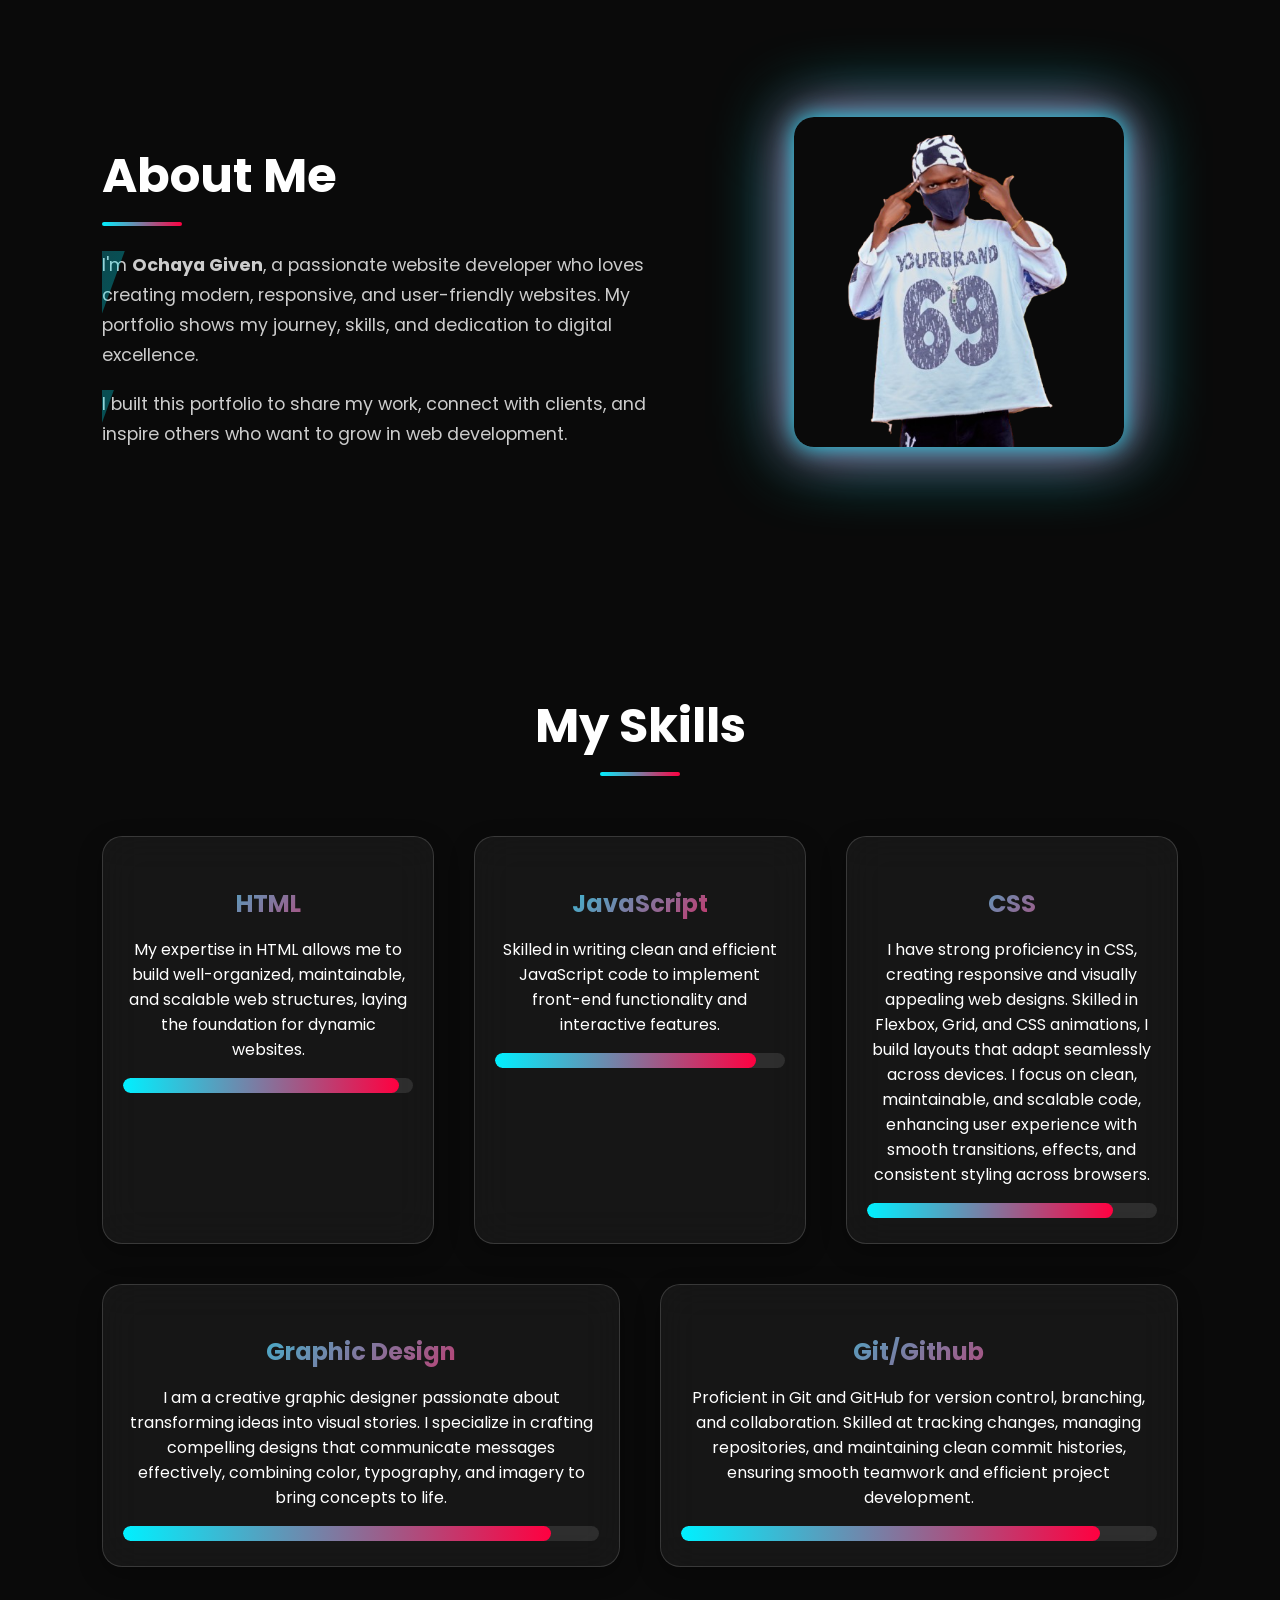
<file: pages/about.html>
<!DOCTYPE html>
<html lang="en">
<head>
<meta charset="UTF-8">
<meta name="viewport" content="width=device-width, initial-scale=1.0">
<title>About & Skills - Ochaya Given</title>

<!-- GOOGLE FONT -->
<link href="https://fonts.googleapis.com/css2?family=Poppins:wght@300;400;500;600;700&display=swap" rel="stylesheet">

<style>
/* ===== GLOBAL ===== */
body {
    font-family: 'Poppins', sans-serif;
    margin: 0;
    background: #0a0a0a;
    color: #fff;
    scroll-behavior: smooth;
}

/* ===== ABOUT SECTION ===== */
.about-section {
    padding: 100px 8%;
    background: #0a0a0a;
}

.about-container {
    display: flex;
    flex-wrap: wrap;
    align-items: center;
    gap: 50px;
    max-width: 1200px;
    margin: auto;
}

.about-text {
    flex: 1 1 500px;
    opacity: 0;
    transform: translateY(50px);
    transition: all 0.8s ease;
}

.about-text.active {
    opacity: 1;
    transform: translateY(0);
}

.about-text h2 {
    font-size: 3rem;
    margin-bottom: 25px;
    color: #fff;
    position: relative;
}

.about-text h2::after {
    content: '';
    width: 80px;
    height: 4px;
    background: linear-gradient(90deg, #00f0ff, #ff0040);
    display: block;
    margin-top: 10px;
    border-radius: 5px;
}

.about-text p {
    font-size: 1.1rem;
    line-height: 1.7;
    margin-bottom: 20px;
    color: #ccc;
    position: relative;
    overflow: hidden;
}

.about-text p::before {
    content: '';
    position: absolute;
    top: 0;
    left: -100%;
    width: 100%;
    height: 100%;
    background: linear-gradient(90deg, #00f0ff, #ff0040, #00f0ff);
    opacity: 0.3;
    transform: skewX(-20deg);
    animation: slide-highlight 2s linear infinite;
}

@keyframes slide-highlight {
    0% { left: -100%; }
    50% { left: 100%; }
    100% { left: 100%; }
}

.about-img {
    flex: 1 1 350px;
    text-align: center;
    opacity: 0;
    transform: translateY(50px);
    transition: all 0.8s ease;
    position: relative;
}

.about-img.active {
    opacity: 1;
    transform: translateY(0);
}

.about-img img {
    width: 330px;
    height: 330px;
    object-fit: cover;
    border-radius: 20px;
    box-shadow: 0 0 25px #00f0ff, 0 0 50px #ff0040, 0 0 75px #00f0ff;
    animation: floatGlow 6s ease-in-out infinite;
    transition: transform 0.4s ease;
}

.about-img img:hover {
    transform: scale(1.05) rotate(1deg);
}

@keyframes floatGlow {
    0%, 100% { transform: translateY(0px); box-shadow: 0 0 25px #00f0ff, 0 0 50px #ff0040, 0 0 75px #00f0ff; }
    50% { transform: translateY(-15px); box-shadow: 0 0 35px #ff0040, 0 0 60px #00f0ff, 0 0 90px #ff0040; }
}

/* ===== SKILLS / STATS SECTION ===== */
.skills-section {
    padding: 80px 8%;
    background: #0a0a0a;
}

.skills-title {
    text-align: center;
    margin-bottom: 60px;
}

.skills-title h2 {
    font-size: 3rem;
    font-weight: 700;
    color: #fff;
    position: relative;
}

.skills-title h2::after {
    content: '';
    width: 80px;
    height: 4px;
    background: linear-gradient(90deg, #00f0ff, #ff0040);
    display: block;
    margin: 10px auto 0;
    border-radius: 5px;
}

.skills-container {
    display: flex;
    flex-wrap: wrap;
    justify-content: center;
    gap: 40px;
}

.skill-box {
    flex: 1 1 250px;
    background: rgba(255,255,255,0.05);
    backdrop-filter: blur(20px);
    border-radius: 20px;
    padding: 25px 20px;
    text-align: center;
    border: 1px solid rgba(255,255,255,0.15);
    box-shadow: 0 8px 25px rgba(0,0,0,0.3);
    transition: transform 0.4s ease, box-shadow 0.4s ease;
}

.skill-box:hover {
    transform: translateY(-10px) scale(1.05);
    box-shadow: 0 0 25px #00f0ff, 0 0 40px #ff0040;
}

.skill-box h3 {
    font-size: 1.5rem;
    margin-bottom: 15px;
    background: linear-gradient(135deg, #00f0ff, #ff0040);
    -webkit-background-clip: text;
    -webkit-text-fill-color: transparent;
    background-clip: text;
    color: #00f0ff;
}

/* Progress bar container */
.progress-container {
    width: 100%;
    height: 15px;
    background: rgba(255,255,255,0.1);
    border-radius: 10px;
    overflow: hidden;
    margin-top: 10px;
}

.progress-bar {
    height: 100%;
    width: 0;
    background: linear-gradient(90deg, #00f0ff, #ff0040);
    border-radius: 10px;
    transition: width 2s ease;
}

/* ===== RESPONSIVE ===== */
@media (max-width: 768px) {
    .about-container, .skills-container {
        flex-direction: column;
        text-align: center;
    }

    .about-img img {
        width: 250px;
        height: 250px;
    }
}
</style>
</head>
<body>

<!-- ===== ABOUT SECTION ===== -->
<section class="about-section" id="about">
    <div class="about-container">
        <div class="about-text">
            <h2>About Me</h2>
            <p>
                I'm <strong>Ochaya Given</strong>, a passionate website developer who loves creating modern,
                responsive, and user-friendly websites. My portfolio shows my journey, skills, and dedication
                to digital excellence.
            </p>
            <p>
                I built this portfolio to share my work, connect with clients, and inspire others who want
                to grow in web development.
            </p>
        </div>

        <div class="about-img">
            <img src="../photos/k1.png" alt="Ochaya Given">

        </div>
    </div>
</section>

<!-- ===== SKILLS / STATS SECTION ===== -->
<section class="skills-section" id="skills">
    <div class="skills-title">
        <h2>My Skills</h2>
    </div>

    <div class="skills-container">
        <div class="skill-box">
            <h3>HTML</h3>
            <P>My expertise in HTML allows me to build well-organized, maintainable, and scalable web structures,
                 laying the foundation for dynamic websites.</P>
            <div class="progress-container">
                <div class="progress-bar" data-progress="95%"></div>
            </div>
        </div>

        <div class="skill-box">
            <h3>JavaScript</h3>
            <p>Skilled in writing clean and efficient JavaScript code to implement front-end functionality and interactive features.</p>
            <div class="progress-container">
                <div class="progress-bar" data-progress="90%"></div>
            </div>
        </div>

        <div class="skill-box">
            <h3>CSS</h3>
            <p>I have strong proficiency in CSS, creating responsive and visually appealing web designs. 
                Skilled in Flexbox, Grid, and CSS animations, I build layouts that adapt seamlessly across devices.
                 I focus on clean, maintainable, and scalable code, enhancing user experience with smooth transitions, 
                 effects, and consistent styling across browsers.</p>
            <div class="progress-container">
                <div class="progress-bar" data-progress="85%"></div>
            </div>
        </div>


        <div class="skill-box">
            <h3>Graphic Design</h3>
            <p>I am a creative graphic designer passionate about transforming ideas into visual stories.
                 I specialize in crafting compelling designs that communicate messages effectively, combining color, 
                 typography, and imagery to bring concepts to life.</p>
            <div class="progress-container">
                <div class="progress-bar" data-progress="90%"></div>
            </div>
        </div>

        <div class="skill-box">
            <h3>Git/Github</h3>
            <p>Proficient in Git and GitHub for version control, branching, and collaboration.
             Skilled at tracking changes, managing repositories, and maintaining clean commit histories,
             ensuring smooth teamwork and efficient project development.</p>
            <div class="progress-container">
                <div class="progress-bar" data-progress="88%"></div>
            </div>
        </div>
    </div>
</section>

<!-- ===== SCROLL ANIMATION SCRIPT ===== -->
<script>
const revealElements = document.querySelectorAll('.about-text, .about-img, .skill-box');

function reveal() {
    revealElements.forEach(el => {
        const top = el.getBoundingClientRect().top;
        if (top < window.innerHeight - 50) {
            el.classList.add('active');
        }
    });
}
window.addEventListener('scroll', reveal);
reveal();

/* Animate skill bars on scroll */
const skillBars = document.querySelectorAll('.progress-bar');
function animateSkillBars() {
    skillBars.forEach(bar => {
        const top = bar.getBoundingClientRect().top;
        if (top < window.innerHeight - 50 && !bar.classList.contains('animated')) {
            bar.style.width = bar.getAttribute('data-progress');
            bar.classList.add('animated');
        }
    });
}
window.addEventListener('scroll', animateSkillBars);
animateSkillBars();
</script>

</body>
</html>
</file>
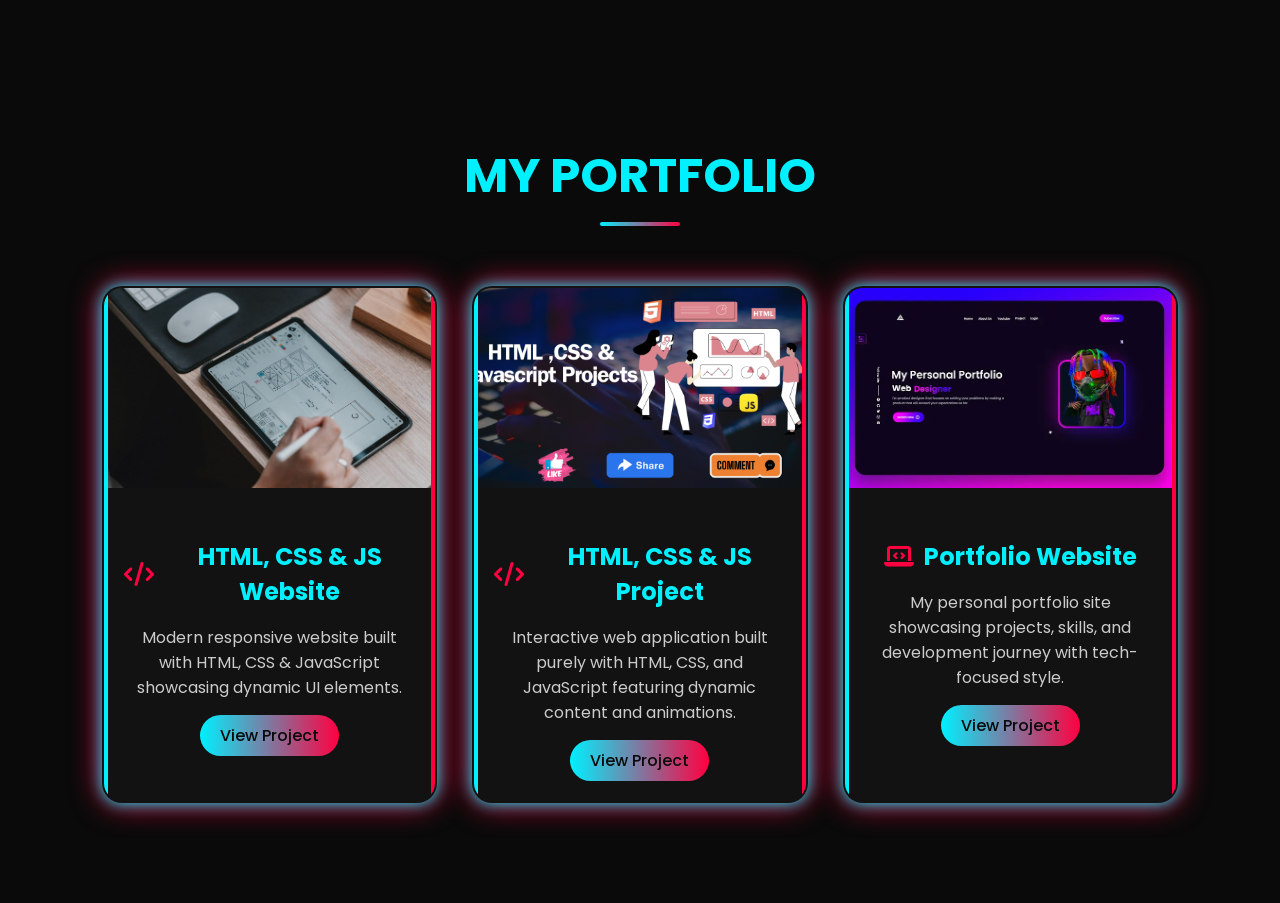
<file: pages/portfolio.html>
<!DOCTYPE html>
<html lang="en">
<head>
<meta charset="UTF-8">
<meta name="viewport" content="width=device-width, initial-scale=1.0">
<title>Portfolio - Ochaya Given</title>

<!-- GOOGLE FONT -->
<link href="https://fonts.googleapis.com/css2?family=Poppins:wght@300;400;500;600;700&display=swap" rel="stylesheet">

<!-- FONT AWESOME -->
<link rel="stylesheet" href="https://cdnjs.cloudflare.com/ajax/libs/font-awesome/6.5.0/css/all.min.css">

<style>
/* ===== GLOBAL ===== */
body {
    font-family: 'Poppins', sans-serif;
    margin: 0;
    background: #0a0a0a;
    color: #fff;
    scroll-behavior: smooth;
}

/* ===== PORTFOLIO SECTION ===== */
.portfolio-section {
    padding: 100px 8%;
    background: #0a0a0a;
}

.portfolio-title {
    text-align: center;
    margin-bottom: 60px;
}

.portfolio-title h2 {
    font-size: 3rem;
    font-weight: 700;
    color: #00f0ff; /* Matrix blue */
    position: relative;
    text-transform: uppercase;
}

.portfolio-title h2::after {
    content: '';
    width: 80px;
    height: 4px;
    background: linear-gradient(90deg, #00f0ff, #ff0040);
    display: block;
    margin: 10px auto 0;
    border-radius: 5px;
}

/* ===== PORTFOLIO GRID ===== */
.portfolio-container {
    display: grid;
    grid-template-columns: repeat(auto-fit, minmax(280px, 1fr));
    gap: 35px;
}

/* ===== PROJECT CARD ===== */
.project-card {
    position: relative;
    background: rgba(255, 255, 255, 0.03);
    border-radius: 20px;
    overflow: hidden;
    box-shadow: 0 0 15px #00f0ff, 0 0 30px #ff0040;
    transition: transform 0.4s ease, box-shadow 0.4s ease;
    opacity: 0;
    transform: translateY(40px);
    border: 2px solid transparent;
}

.project-card::before,
.project-card::after {
    content: "";
    position: absolute;
    top: 0;
    left: 0;
    width: 0;
    height: 100%;
    border: 2px solid #00f0ff;
    transition: 0.6s;
}

.project-card::after {
    left: auto;
    right: 0;
    top: auto;
    bottom: 0;
    border-color: #ff0040;
}

.project-card:hover::before,
.project-card:hover::after {
    width: 100%;
    height: 100%;
}

.project-card:hover {
    transform: translateY(-10px) scale(1.03);
    box-shadow: 0 0 25px #00f0ff, 0 0 50px #ff0040, 0 0 75px #00f0ff;
}

/* PROJECT IMAGE */
.project-card img {
    width: 100%;
    height: 200px;
    object-fit: cover;
}

/* PROJECT CONTENT */
.project-content {
    padding: 20px;
    text-align: center;
}

.project-content h3 {
    font-size: 1.5rem;
    margin-bottom: 10px;
    display: flex;
    align-items: center;
    justify-content: center;
    gap: 10px;
    color: #00f0ff;
}

.project-content h3 i {
    color: #ff0040;
}

.project-content p {
    font-size: 1rem;
    color: #ccc;
    margin-bottom: 15px;
}

.project-content a {
    display: inline-block;
    padding: 8px 20px;
    background: linear-gradient(90deg, #00f0ff, #ff0040);
    color: #0a0a0a;
    border-radius: 30px;
    text-decoration: none;
    font-weight: 500;
    transition: 0.4s ease;
}

.project-content a:hover {
    background: linear-gradient(90deg, #ff0040, #00f0ff);
    color: #fff;
}

/* SCROLL ANIMATION */
.project-card.active {
    opacity: 1;
    transform: translateY(0);
    transition: all 0.8s ease;
}

/* ===== RESPONSIVE ===== */
@media (max-width: 768px) {
    .project-card img {
        height: 180px;
    }
}
</style>
</head>
<body>

<!-- ===== PORTFOLIO SECTION ===== -->
<section class="portfolio-section" id="portfolio">
    <div class="portfolio-title">
        <h2>My Portfolio</h2>
    </div>

    <div class="portfolio-container">
        <!-- Project 1 -->
        <div class="project-card">
            <img src="../photos/1_Wn_XcU5YMQ4uadW6bFvUuQ.jpg" alt="Project 1">
            <div class="project-content">
                <h3><i class="fas fa-code"></i> HTML, CSS & JS Website</h3>
                <p>Modern responsive website built with HTML, CSS & JavaScript showcasing dynamic UI elements.</p>
                <a href="#">View Project</a>
            </div>
        </div>

        <!-- Project 2 -->
        <div class="project-card">
            <img src="../photos/HTML-CSS-Javascript-Code-1-1024x576.png" alt="Project 2">
            <div class="project-content">
                <h3><i class="fas fa-code"></i> HTML, CSS & JS Project</h3>
                <p>Interactive web application built purely with HTML, CSS, and JavaScript featuring dynamic content and animations.</p>
                <a href="#">View Project</a>
            </div>
        </div>

        <!-- Project 3 -->
        <div class="project-card">
            <img src="../photos/original-f6c578f0aa8b78df46cd6729b992d08a.webp" alt="Project 3">
            <div class="project-content">
                <h3><i class="fas fa-laptop-code"></i> Portfolio Website</h3>
                <p>My personal portfolio site showcasing projects, skills, and development journey with tech-focused style.</p>
                <a href="../index.html">View Project</a>
            </div>
        </div>
    </div>
</section>

<!-- ===== SCROLL ANIMATION SCRIPT ===== -->
<script>
const portfolioCards = document.querySelectorAll('.project-card');

function revealPortfolio() {
    portfolioCards.forEach(card => {
        const top = card.getBoundingClientRect().top;
        if(top < window.innerHeight - 50) {
            card.classList.add('active');
        }
    });
}

window.addEventListener('scroll', revealPortfolio);
revealPortfolio();
</script>

</body>
</html>
</file>
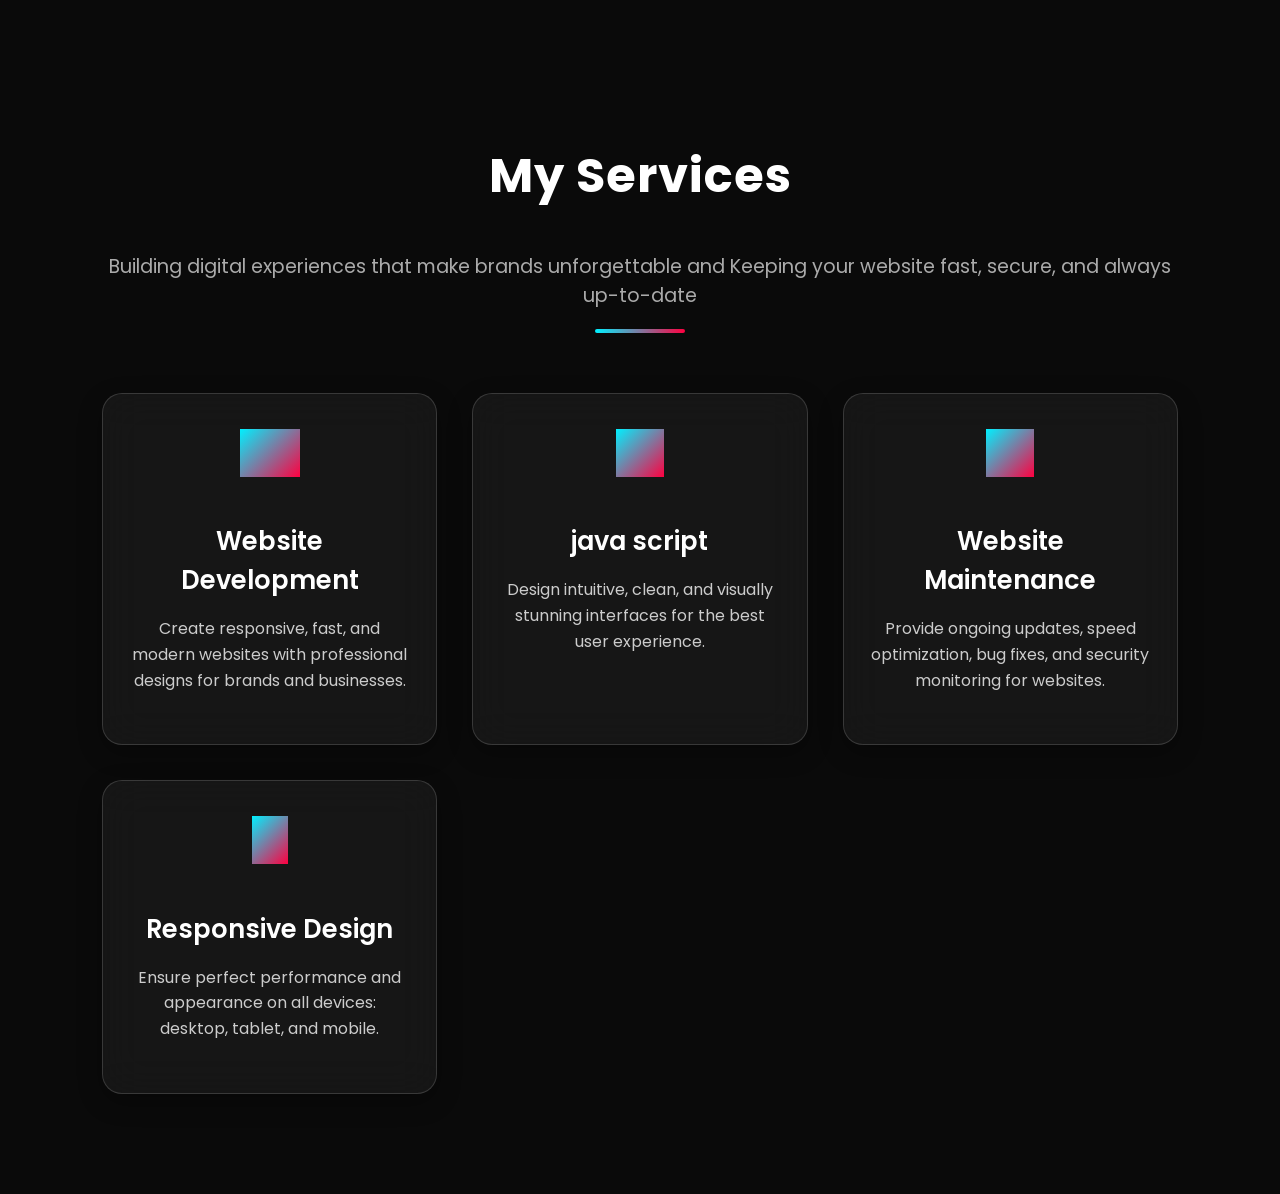
<file: pages/service.html>
<!DOCTYPE html>
<html lang="en">
<head>
<meta charset="UTF-8">
<meta name="viewport" content="width=device-width, initial-scale=1.0">
<title>My Services</title>

<!-- FONT AWESOME -->
<link rel="stylesheet" href="https://cdnjs.cloudflare.com/ajax/libs/font-awesome/6.5.0/css/all.min.css">

<!-- GOOGLE FONT -->
<link href="https://fonts.googleapis.com/css2?family=Poppins:wght@300;400;500;600;700&display=swap" rel="stylesheet">

<style>
/* ===== GLOBAL ===== */
body {
    font-family: 'Poppins', sans-serif;
    margin: 0;
    background: #0a0a0a; /* Dark mode background */
    color: #fff;
}

/* ===== SERVICES SECTION ===== */
.services-section {
    padding: 100px 8%;
    background: #0a0a0a;
}

.services-title {
    text-align: center;
    margin-bottom: 60px;
}

.services-title h2 {
    font-size: 3rem;
    font-weight: 700;
    color: #fff;
    letter-spacing: 1px;
    position: relative;
}

.services-title::after {
    content: '';
    width: 90px;
    height: 4px;
    background: linear-gradient(90deg, #00f0ff, #ff0040);
    display: block;
    margin: 10px auto 0;
    border-radius: 5px;
}

.services-title p {
    font-size: 1.2rem;
    color: #aaa;
    margin-top: 10px;
}

/* ===== GRID ===== */
.services-container {
    display: grid;
    grid-template-columns: repeat(auto-fit, minmax(280px, 1fr));
    gap: 35px;
}

/* ===== SERVICE CARD ===== */
.service-box {
    position: relative;
    background: rgba(255, 255, 255, 0.05); /* glass effect */
    backdrop-filter: blur(20px);
    border-radius: 20px;
    padding: 35px 25px;
    text-align: center;
    border: 1px solid rgba(255, 255, 255, 0.15);
    box-shadow: 0 8px 25px rgba(0,0,0,0.3);
    transition: 0.4s ease;
    transform: translateY(40px);
    opacity: 0;
}

/* Neon border/glow on hover */
.service-box:hover {
    transform: translateY(-12px) scale(1.03);
    box-shadow: 0 0 30px rgba(0,255,255,0.5), 0 0 50px rgba(255,0,64,0.5);
    border: 1px solid rgba(0,255,255,0.6);
}

/* ===== ICON ===== */
.service-box i {
    font-size: 48px;
    margin-bottom: 20px;
    background: linear-gradient(135deg, #00f0ff, #ff0040);
    -webkit-text-fill-color: transparent;
}

/* ===== TEXT ===== */
.service-box h3 {
    font-size: 1.6rem;
    font-weight: 600;
    margin-bottom: 15px;
}

.service-box p {
    font-size: 1rem;
    line-height: 1.6;
    color: #ccc;
}

/* ===== ANIMATION ===== */
.service-box.active {
    opacity: 1;
    transform: translateY(0);
    transition: all 0.8s ease;
}

/* ===== RESPONSIVE ===== */
@media (max-width: 768px) {
    .services-section {
        padding: 80px 5%;
    }
}
</style>
</head>
<body>

<!-- ===== SERVICES SECTION ===== -->
<section class="services-section" id="services">
    <div class="services-title">
        <h2>My Services</h2>
        <p>Building digital experiences that make brands unforgettable and Keeping your website fast, secure, and always up-to-date</p>
    </div>

    <div class="services-container">

        <div class="service-box">
            <i class="fas fa-code"></i>
            <h3>Website Development</h3>
            <p>Create responsive, fast, and modern websites with professional designs for brands and businesses.</p>
        </div>

        <div class="service-box">
            <i class="fas fa-pencil-ruler"></i>
            <h3>java script</h3>
            <p>Design intuitive, clean, and visually stunning interfaces for the best user experience.</p>
        </div>

        <div class="service-box">
            <i class="fas fa-tools"></i>
            <h3>Website Maintenance</h3>
            <p>Provide ongoing updates, speed optimization, bug fixes, and security monitoring for websites.</p>
        </div>

        <div class="service-box">
            <i class="fas fa-mobile-alt"></i>
            <h3>Responsive Design</h3>
            <p>Ensure perfect performance and appearance on all devices: desktop, tablet, and mobile.</p>
        </div>

    </div>
</section>

<!-- ===== SCROLL ANIMATION SCRIPT ===== -->
<script>
const boxes = document.querySelectorAll('.service-box');

function reveal() {
    boxes.forEach(box => {
        const boxTop = box.getBoundingClientRect().top;
        if (boxTop < window.innerHeight - 50) {
            box.classList.add('active');
        }
    });
}

window.addEventListener('scroll', reveal);
reveal();
</script>

</body>
</html>
</file>
